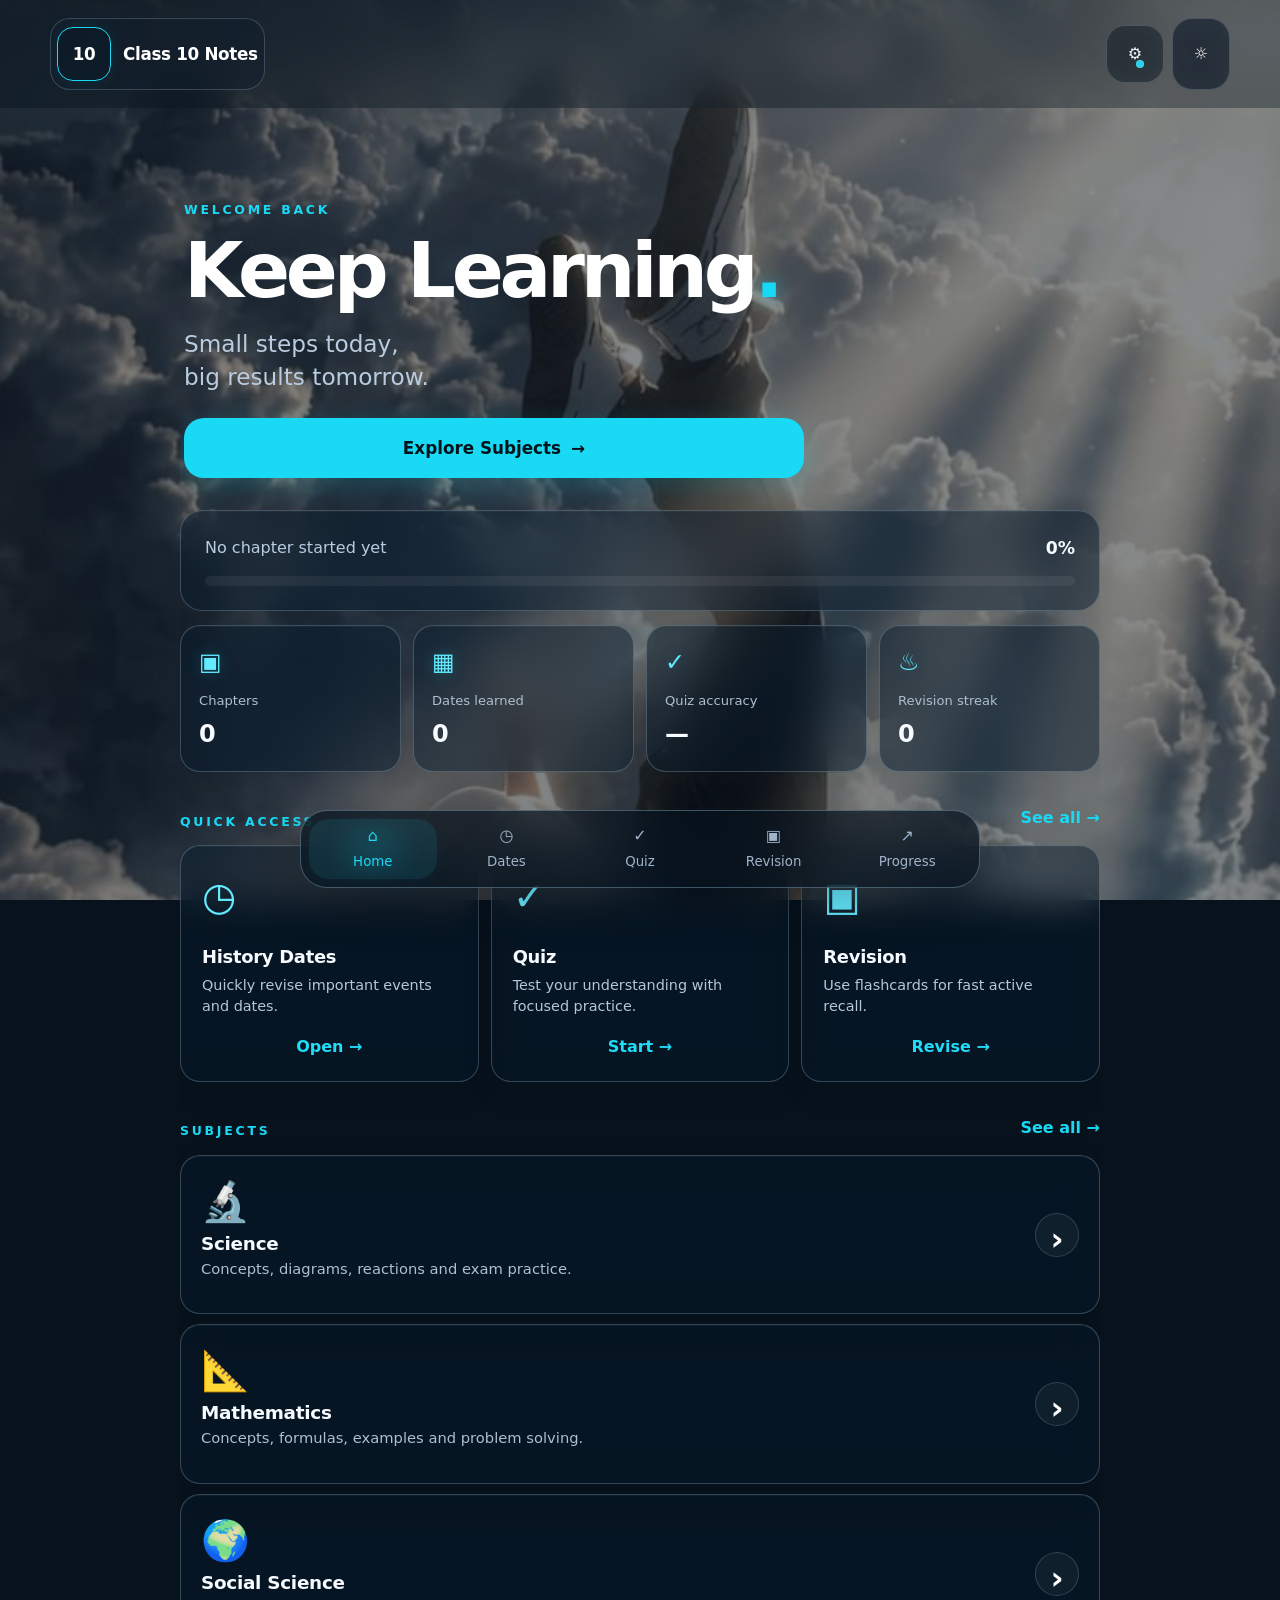
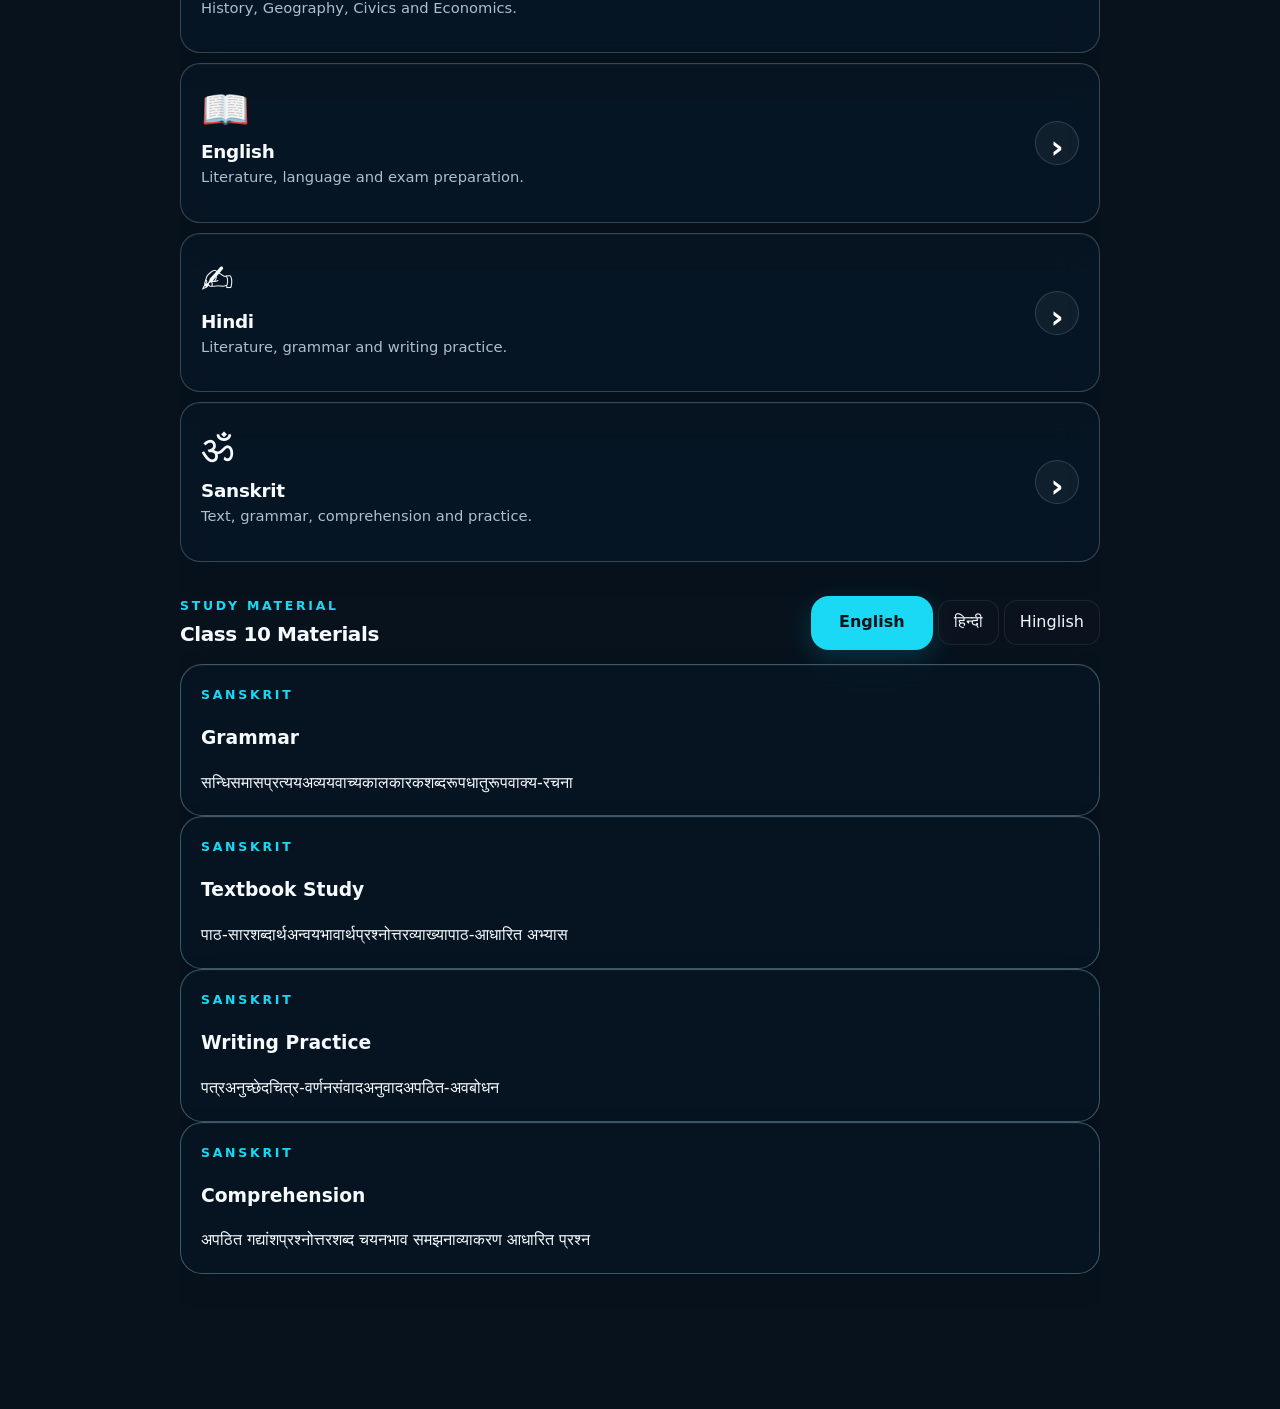
<file: index.html>
﻿<!doctype html>
<html lang="en">
<head>
<meta charset="UTF-8">
<meta name="viewport" content="width=device-width,initial-scale=1,viewport-fit=cover">
<meta name="theme-color" content="#0b0d16">
<meta name="description" content="Class 10 Notes — a clean, fast and student-friendly study companion for Uttarakhand Board.">
<title>Class 10 Notes</title>
<link rel="stylesheet" href="./css/global.css">
<link rel="stylesheet" href="./css/components.css">
<link rel="stylesheet" href="./css/responsive.css">
<link rel="stylesheet" href="css/reference-ui.css">
</head>
<body>
<div id="app-shell">
<header id="app-header"></header>
<main id="app" tabindex="-1"></main>
<nav id="app-nav" aria-label="Primary navigation"></nav>
</div>
<script src="./js/data/material-sst-sanskrit.js"></script>
<script type="module" src="./js/app.js"></script>

</body>
</html>
</file>
<file: css/global.css>
﻿:root{
  color-scheme:dark;

  --bg:#080b12;
  --bg-soft:#0c1019;

  --surface:rgba(14,19,30,.58);
  --surface-solid:#121722;
  --surface-soft:rgba(21,27,41,.55);
  --surface-hover:rgba(29,37,54,.78);

  --text:#f4f7fb;
  --text-soft:#c4cbd8;
  --muted:#858e9f;

  --border:rgba(255,255,255,.075);
  --border-strong:rgba(255,255,255,.12);

  --accent-color:#22D3EE;
  --accent-rgb:34,211,238;

  --accent-soft:rgba(var(--accent-rgb),.10);
  --accent-border:rgba(var(--accent-rgb),.25);
  --accent-glow:rgba(var(--accent-rgb),.13);
  --accent-glow-strong:rgba(var(--accent-rgb),.20);

  --success:#43d39a;
  --danger:#ff6b7a;
  --warning:#f2bd62;

  --shadow-sm:0 5px 18px rgba(0,0,0,.18);
  --shadow-md:0 12px 38px rgba(0,0,0,.24);

  --radius-sm:10px;
  --radius-md:16px;
  --radius-lg:22px;
  --radius-xl:28px;

  --content:1180px;

  --ease:cubic-bezier(.2,.7,.2,1);
  --transition:220ms var(--ease);

  /* ---------------------------------------------------------
     Original background photo (asset is never altered;
     darkness is controlled only by the overlay variable)
  --------------------------------------------------------- */
  --background-image:url("../assets/background.png");
  --background-tint:5,8,14;
  --background-overlay-opacity:.55;

  /* Glassmorphism system */
  --glass-blur:20px;
  --header-glass:rgba(9,12,20,.62);
  --nav-glass:rgba(10,13,22,.72);
}

html.light{
  color-scheme:light;

  --bg:#f5f7fa;
  --bg-soft:#edf1f6;

  --surface:rgba(255,255,255,.78);
  --surface-solid:#ffffff;
  --surface-soft:rgba(247,249,252,.84);
  --surface-hover:#ffffff;

  --text:#121722;
  --text-soft:#444d5c;
  --muted:#717b8c;

  --border:rgba(15,23,42,.09);
  --border-strong:rgba(15,23,42,.14);

  --shadow-sm:0 5px 18px rgba(15,23,42,.07);
  --shadow-md:0 12px 38px rgba(15,23,42,.10);

  --background-overlay-opacity:.35;
  --header-glass:rgba(255,255,255,.72);
  --nav-glass:rgba(255,255,255,.80);
}

*{
  box-sizing:border-box;
}

html{
  scroll-behavior:smooth;
}

body{
  margin:0;
  min-width:320px;
  overflow-x:clip;
  min-height:100vh;

  color:var(--text);

  background:
    radial-gradient(
      circle at 50% -10%,
      rgba(var(--accent-rgb),.035),
      transparent 38%
    ),
    var(--bg);

  font-family:
    Inter,
    ui-sans-serif,
    system-ui,
    -apple-system,
    "Segoe UI",
    Roboto,
    Arial,
    sans-serif;

  line-height:1.55;
  -webkit-font-smoothing:antialiased;
  text-rendering:optimizeLegibility;

  transition:
    background-color .25s ease,
    color .25s ease;
}

button,
input{
  font:inherit;
}

button{
  border:0;
  cursor:pointer;
}

a{
  color:inherit;
  text-decoration:none;
}

img{
  display:block;
  max-width:100%;
}

[hidden]{
  display:none!important;
}

:focus-visible{
  outline:
    2px solid
    var(--accent-color);
  outline-offset:3px;
}

::selection{
  color:var(--text);
  background:rgba(var(--accent-rgb),.24);
}

#app-shell{
  position:relative;
  z-index:0;
  min-height:100vh;
}

/* Original background photo + variable-driven dark overlay */
#app-shell::before,
#app-shell::after{
  content:"";
  position:fixed;
  inset:0;
  pointer-events:none;
}

#app-shell::before{
  z-index:-2;
  background:var(--background-image) center/cover no-repeat;
}

#app-shell::after{
  z-index:-1;
  background:rgba(var(--background-tint),var(--background-overlay-opacity));
}

#app{
  width:min(calc(100% - 32px),var(--content));
  margin:0 auto;
  padding:30px 0 110px;
}

/* -----------------------------------------------------------
   Ambient interaction system
----------------------------------------------------------- */

.interactive{
  position:relative;
  isolation:isolate;
  transition:
    transform var(--transition),
    background-color var(--transition),
    border-color var(--transition),
    box-shadow var(--transition);
}

.interactive::after{
  content:"";
  position:absolute;
  inset:-12px;
  z-index:-1;

  border-radius:inherit;

  background:
    radial-gradient(
      circle at center,
      var(--accent-glow),
      transparent 68%
    );

  opacity:0;
  filter:blur(13px);

  transition:
    opacity 240ms var(--ease);
}

.interactive:hover{
  transform:translateY(-1px);
  background:var(--surface-hover);
  border-color:var(--accent-border);

  box-shadow:
    var(--shadow-sm),
    0 8px 30px rgba(var(--accent-rgb),.055);
}

.interactive:hover::after{
  opacity:1;
}

.interactive:active{
  transform:translateY(0) scale(.985);
  transition-duration:100ms;

  box-shadow:
    var(--shadow-sm),
    0 5px 22px var(--accent-glow);
}

.interactive.is-pressed::after{
  opacity:1;
}

/* -----------------------------------------------------------
   Header
----------------------------------------------------------- */

.app-header{
  position:sticky;
  top:0;
  z-index:100;

  padding-top:env(safe-area-inset-top,0px);

  border-bottom:1px solid var(--border);

  background:var(--header-glass);

  backdrop-filter:blur(var(--glass-blur));
  -webkit-backdrop-filter:blur(var(--glass-blur));
}

.header-inner{
  width:min(calc(100% - 32px),var(--content));
  min-height:70px;
  margin:auto;

  display:flex;
  align-items:center;
  justify-content:space-between;
  gap:16px;
}

.brand{
  display:flex;
  align-items:center;
  gap:11px;

  color:var(--text);
  background:transparent;

  font-weight:800;
  letter-spacing:-.025em;
}

.brand-mark{
  width:38px;
  height:38px;

  display:grid;
  place-items:center;

  border-radius:12px;

  color:var(--text);

  background:
    linear-gradient(
      145deg,
      rgba(var(--accent-rgb),.18),
      rgba(var(--accent-rgb),.06)
    );

  border:1px solid var(--accent-border);

  box-shadow:
    0 6px 22px rgba(var(--accent-rgb),.08);
}

.header-actions{
  display:flex;
  align-items:center;
  gap:8px;
}

.icon-btn{
  width:42px;
  height:42px;

  display:grid;
  place-items:center;

  color:var(--text);

  background:var(--surface);
  border:1px solid var(--border);
  border-radius:13px;
}

/* -----------------------------------------------------------
   Hero
----------------------------------------------------------- */

.hero{
  padding:clamp(30px,6vw,62px) 0 30px;
}

.eyebrow{
  color:var(--accent-color);

  font-size:.74rem;
  font-weight:800;
  letter-spacing:.12em;
  text-transform:uppercase;
}

.hero h1{
  margin:9px 0 12px;

  max-width:760px;

  font-size:clamp(2.25rem,6vw,4.35rem);
  line-height:1.02;

  letter-spacing:-.055em;
}

.hero p{
  max-width:690px;

  color:var(--text-soft);

  font-size:1.03rem;
}

/* -----------------------------------------------------------
   Search
----------------------------------------------------------- */

.search-box{
  position:relative;

  display:flex;
  align-items:center;
  gap:10px;

  margin-top:24px;
  padding:6px 8px 6px 16px;

  background:var(--surface);
  border:1px solid var(--border);
  border-radius:18px;
  backdrop-filter:blur(var(--glass-blur));
  -webkit-backdrop-filter:blur(var(--glass-blur));

  box-shadow:var(--shadow-sm);

  transition:
    border-color var(--transition),
    box-shadow var(--transition),
    background var(--transition);
}

.search-box:focus-within{
  border-color:var(--accent-border);

  box-shadow:
    var(--shadow-sm),
    0 8px 30px rgba(var(--accent-rgb),.055);
}

.search-box input{
  width:100%;
  min-height:44px;

  border:0;
  outline:0;

  color:var(--text);
  background:transparent;
}

.search-box input::placeholder{
  color:var(--muted);
}

/* -----------------------------------------------------------
   Sections / Cards
----------------------------------------------------------- */

.section{
  margin-top:34px;
}

.section-heading{
  display:flex;
  align-items:end;
  justify-content:space-between;
  gap:16px;

  margin-bottom:15px;
}

.section-heading h2{
  margin:3px 0 0;

  font-size:1.28rem;
  letter-spacing:-.025em;
}

.muted{
  color:var(--muted);
}

.grid{
  display:grid;
  grid-template-columns:repeat(3,minmax(0,1fr));
  gap:14px;
}

.card{
  position:relative;
  overflow:hidden;

  background:
    linear-gradient(
      145deg,
      rgba(255,255,255,.025),
      transparent 55%
    ),
    var(--surface);

  border:1px solid var(--border);
  border-radius:var(--radius-md);

  box-shadow:var(--shadow-sm);

  padding:20px;
  backdrop-filter:blur(var(--glass-blur));
  -webkit-backdrop-filter:blur(var(--glass-blur));
}

.subject-card{
  min-height:184px;
  padding:20px;

  display:flex;
  flex-direction:column;
  justify-content:space-between;
}

.subject-icon{
  font-size:28px;
}

.subject-card h3{
  margin:12px 0 4px;

  font-size:1.04rem;
  letter-spacing:-.015em;
}

.subject-card p{
  margin:0;

  color:var(--muted);
  font-size:.89rem;
}

.card-link{
  display:inline-flex;
  align-items:center;
  gap:6px;

  margin-top:18px;

  color:var(--accent-color);
  font-weight:750;
}

/* -----------------------------------------------------------
   Dashboard modules
----------------------------------------------------------- */

.dashboard-grid{
  display:grid;
  grid-template-columns:1.45fr 1fr;
  gap:14px;
}

.continue-card{
  min-height:250px;
  padding:25px;

  display:flex;
  flex-direction:column;
  justify-content:space-between;
}

.progress-track{
  height:7px;
  overflow:hidden;

  margin-top:15px;

  background:rgba(255,255,255,.06);
  border-radius:999px;
}

.progress-fill{
  height:100%;
  width:var(--progress,0%);

  border-radius:inherit;

  background:var(--accent-color);

  box-shadow:
    0 0 18px rgba(var(--accent-rgb),.20);

  transition:width .45s var(--ease);
}

.stat-grid{
  display:grid;
  grid-template-columns:repeat(2,minmax(0,1fr));
  gap:10px;
}

.stat-card{
  padding:17px;
}

.stat-value{
  margin-top:5px;

  font-size:1.55rem;
  font-weight:800;
  letter-spacing:-.035em;
}

.stat-label{
  color:var(--muted);
  font-size:.82rem;
}

/* -----------------------------------------------------------
   Buttons
----------------------------------------------------------- */

.btn{
  min-height:44px;

  display:inline-flex;
  align-items:center;
  justify-content:center;
  gap:8px;

  padding:9px 15px;

  color:var(--text);

  background:var(--surface);
  border:1px solid var(--border);

  border-radius:13px;
}

.btn-primary{
  color:#031015;

  background:var(--accent-color);
  border-color:transparent;

  font-weight:800;

  box-shadow:
    0 7px 24px rgba(var(--accent-rgb),.12);
}

.btn-primary:hover{
  background:
    color-mix(
      in srgb,
      var(--accent-color) 88%,
      white
    );
}

/* -----------------------------------------------------------
   Pills / filters
----------------------------------------------------------- */

.status-row{
  display:flex;
  flex-wrap:wrap;
  gap:8px;
}

.status-pill{
  padding:6px 10px;

  color:var(--muted);

  background:var(--surface-soft);
  border:1px solid var(--border);

  border-radius:999px;

  font-size:.78rem;
}

.status-pill.active{
  color:var(--accent-color);
  border-color:var(--accent-border);
  background:var(--accent-soft);
}

/* -----------------------------------------------------------
   Timeline
----------------------------------------------------------- */

.timeline{
  position:relative;
  padding-left:24px;
}

.timeline::before{
  content:"";

  position:absolute;
  top:5px;
  bottom:5px;
  left:6px;

  width:1px;

  background:var(--border-strong);
}

.timeline-item{
  position:relative;

  margin-bottom:15px;
  padding:17px 18px;
}

.timeline-item::before{
  content:"";

  position:absolute;
  left:-22px;
  top:23px;

  width:9px;
  height:9px;

  border-radius:50%;

  background:var(--accent-color);

  box-shadow:
    0 0 0 5px rgba(var(--accent-rgb),.07);
}

/* -----------------------------------------------------------
   Flashcard
----------------------------------------------------------- */

.flashcard{
  min-height:290px;

  display:grid;
  place-items:center;

  padding:30px;

  text-align:center;

  perspective:1000px;
}

.flashcard-inner{
  backdrop-filter:blur(var(--glass-blur));
  -webkit-backdrop-filter:blur(var(--glass-blur));
  width:100%;
  min-height:230px;

  display:grid;
  place-items:center;

  border-radius:var(--radius-lg);

  background:var(--surface);
  border:1px solid var(--border);

  box-shadow:var(--shadow-md);

  transition:
    transform .45s var(--ease);
}

.flashcard.flipped .flashcard-inner{
  transform:rotateY(180deg);
}

/* -----------------------------------------------------------
   Quiz
----------------------------------------------------------- */

.quiz-option{
  backdrop-filter:blur(var(--glass-blur));
  -webkit-backdrop-filter:blur(var(--glass-blur));
  width:100%;

  padding:15px;

  display:flex;
  align-items:center;
  gap:12px;

  text-align:left;

  color:var(--text);

  background:var(--surface);
  border:1px solid var(--border);

  border-radius:14px;

  transition:
    background var(--transition),
    border-color var(--transition),
    transform var(--transition),
    box-shadow var(--transition);
}

.quiz-option:hover{
  border-color:var(--accent-border);
  background:var(--surface-hover);

  box-shadow:
    0 7px 24px rgba(var(--accent-rgb),.045);
}

.quiz-option.selected{
  color:var(--accent-color);
  background:var(--accent-soft);
  border-color:var(--accent-border);
}

.quiz-option.correct{
  border-color:rgba(67,211,154,.42);
  background:rgba(67,211,154,.08);
}

.quiz-option.incorrect{
  border-color:rgba(255,107,122,.42);
  background:rgba(255,107,122,.08);
}

/* -----------------------------------------------------------
   Empty / toast
----------------------------------------------------------- */

.empty-state{
  backdrop-filter:blur(var(--glass-blur));
  -webkit-backdrop-filter:blur(var(--glass-blur));
  padding:48px 20px;

  text-align:center;

  background:var(--surface);
  border:1px dashed var(--border-strong);
  border-radius:var(--radius-md);
}

.toast{
  position:fixed;
  z-index:200;

  right:18px;
  bottom:84px;

  max-width:min(360px,calc(100% - 36px));

  padding:12px 15px;

  color:var(--text);

  background:var(--nav-glass);
  backdrop-filter:blur(var(--glass-blur));
  -webkit-backdrop-filter:blur(var(--glass-blur));
  border:1px solid var(--border);

  border-radius:13px;

  box-shadow:var(--shadow-md);

  animation:toast-in .22s var(--ease);
}

@keyframes toast-in{
  from{
    opacity:0;
    transform:translateY(6px);
  }
  to{
    opacity:1;
    transform:translateY(0);
  }
}

/* -----------------------------------------------------------
   Bottom navigation
----------------------------------------------------------- */

.bottom-nav{
  position:fixed;
  z-index:120;

  left:50%;
  bottom:calc(14px + env(safe-area-inset-bottom,0px));

  transform:translateX(-50%);

  width:min(calc(100% - 24px),560px);

  display:flex;
  gap:5px;

  padding:7px;

  background:var(--nav-glass);

  border:1px solid var(--border);

  border-radius:20px;

  box-shadow:var(--shadow-md);

  backdrop-filter:blur(var(--glass-blur));
  -webkit-backdrop-filter:blur(var(--glass-blur));
}

.bottom-nav button{
  position:relative;

  flex:1;
  min-height:48px;

  color:var(--muted);

  background:transparent;

  border-radius:14px;

  transition:
    color var(--transition),
    background var(--transition),
    transform var(--transition);
}

.bottom-nav button:hover{
  color:var(--text);
  background:var(--surface-soft);
}

.bottom-nav button.active{
  color:var(--accent-color);
  background:var(--accent-soft);

  box-shadow:
    0 5px 20px rgba(var(--accent-rgb),.045);
}

.bottom-nav button.active::after{
  content:"";

  position:absolute;
  inset:3px;

  z-index:-1;

  border-radius:inherit;

  background:
    radial-gradient(
      circle at center,
      var(--accent-glow),
      transparent 70%
    );

  filter:blur(7px);
}

/* -----------------------------------------------------------
   Reduced motion
----------------------------------------------------------- */

@media(prefers-reduced-motion:reduce){
  *,
  *::before,
  *::after{
    scroll-behavior:auto!important;
    animation-duration:.01ms!important;
    animation-iteration-count:1!important;
    transition-duration:.01ms!important;
  }
}
</file>
<file: css/components.css>
/* Component layer — glass UI, aligned with global.css tokens */

.app-header{
  position:sticky;
  top:0;
  z-index:100;
  padding-top:env(safe-area-inset-top,0px);
  border-bottom:1px solid var(--border);
  background:var(--header-glass);
  backdrop-filter:blur(var(--glass-blur));
  -webkit-backdrop-filter:blur(var(--glass-blur));
}

.header-inner{
  width:min(100% - 32px,var(--content));
  min-height:68px;
  margin:auto;
  display:flex;
  align-items:center;
  justify-content:space-between;
  gap:16px;
}

.brand{
  display:flex;
  align-items:center;
  gap:11px;
  font-weight:800;
  letter-spacing:-.02em;
}

.brand-mark{
  width:38px;
  height:38px;
  display:grid;
  place-items:center;
  border-radius:12px;
  background:linear-gradient(145deg,rgba(var(--accent-rgb),.18),rgba(var(--accent-rgb),.06));
  border:1px solid var(--accent-border);
  color:var(--text);
  font-weight:900;
  box-shadow:0 6px 22px rgba(var(--accent-rgb),.08);
}

.header-actions{display:flex;gap:8px}

.icon-btn,.nav-btn{
  min-width:42px;
  min-height:42px;
  padding:9px 12px;
  border-radius:12px;
  background:var(--surface-soft);
  color:var(--text);
  border:1px solid var(--border);
  backdrop-filter:blur(var(--glass-blur));
  -webkit-backdrop-filter:blur(var(--glass-blur));
  transition:
    background var(--transition),
    border-color var(--transition),
    transform var(--transition);
}

.icon-btn:hover,.nav-btn:hover{
  background:var(--surface-hover);
  border-color:var(--accent-border);
}

.hero{
  padding:clamp(30px,7vw,72px) 0 34px;
}

.eyebrow{
  color:var(--accent-color);
  font-size:.78rem;
  font-weight:800;
  letter-spacing:.1em;
  text-transform:uppercase;
}

.hero h1{
  margin:8px 0 10px;
  font-size:clamp(2rem,6vw,4rem);
  line-height:1.02;
  letter-spacing:-.045em;
}

.hero p{
  max-width:680px;
  color:var(--text-soft);
  font-size:1.05rem;
}

.search-box{
  display:flex;
  align-items:center;
  gap:10px;
  margin-top:24px;
  padding:6px 8px 6px 16px;
  background:var(--surface);
  border:1px solid var(--border);
  border-radius:18px;
  box-shadow:var(--shadow-sm);
  backdrop-filter:blur(var(--glass-blur));
  -webkit-backdrop-filter:blur(var(--glass-blur));
}

.search-box input{
  width:100%;
  border:0;
  outline:0;
  background:transparent;
  color:var(--text);
  min-height:44px;
}

.section{margin-top:34px}

.section-heading{
  display:flex;
  align-items:end;
  justify-content:space-between;
  gap:16px;
  margin-bottom:14px;
}

.section-heading h2{font-size:1.25rem;letter-spacing:-.02em}
.muted{color:var(--muted)}

.grid{
  display:grid;
  grid-template-columns:repeat(3,minmax(0,1fr));
  gap:14px;
}

.card{
  background:var(--surface);
  border:1px solid var(--border);
  border-radius:var(--radius-md);
  box-shadow:var(--shadow-sm);
  backdrop-filter:blur(var(--glass-blur));
  -webkit-backdrop-filter:blur(var(--glass-blur));
}

.subject-card{
  min-height:170px;
  display:flex;
  flex-direction:column;
  justify-content:space-between;
  transition:transform .18s ease,border-color .18s ease;
}

.subject-card:hover{
  transform:translateY(-2px);
  border-color:color-mix(in srgb,var(--accent-color) 55%,var(--border));
}

.subject-icon{font-size:30px}
.subject-card h3{margin-top:10px;font-size:1.05rem}
.subject-card p{margin-top:5px;color:var(--muted);font-size:.9rem}

.card-link{
  margin-top:16px;
  display:inline-flex;
  align-items:center;
  gap:6px;
  color:var(--accent-color);
  font-weight:750;
}

.empty-state{
  text-align:center;
  padding:45px 20px;
  border:1px dashed var(--border);
  border-radius:var(--radius-md);
  background:var(--surface);
  backdrop-filter:blur(var(--glass-blur));
  -webkit-backdrop-filter:blur(var(--glass-blur));
}

.bottom-nav{
  position:fixed;
  z-index:120;
  left:50%;
  bottom:calc(14px + env(safe-area-inset-bottom,0px));
  transform:translateX(-50%);
  width:min(calc(100% - 24px),520px);
  display:flex;
  justify-content:space-around;
  gap:6px;
  padding:7px;
  border:1px solid var(--border);
  border-radius:20px;
  background:var(--nav-glass);
  backdrop-filter:blur(var(--glass-blur));
  -webkit-backdrop-filter:blur(var(--glass-blur));
  box-shadow:var(--shadow-md);
}

.bottom-nav button{
  flex:1;
  min-height:46px;
  border-radius:14px;
  background:transparent;
  color:var(--muted);
}

.bottom-nav button.active{
  background:var(--accent-soft);
  color:var(--accent-color);
  box-shadow:0 5px 20px rgba(var(--accent-rgb),.045);
}

.toast{
  position:fixed;
  z-index:200;
  right:18px;
  bottom:84px;
  max-width:min(360px,calc(100% - 36px));
  padding:12px 15px;
  border:1px solid var(--border);
  border-radius:13px;
  background:var(--nav-glass);
  color:var(--text);
  box-shadow:var(--shadow-md);
  backdrop-filter:blur(var(--glass-blur));
  -webkit-backdrop-filter:blur(var(--glass-blur));
}

.status-row{
  display:flex;
  flex-wrap:wrap;
  gap:8px;
}

.status-pill{
  padding:6px 10px;
  border-radius:999px;
  background:var(--surface-soft);
  border:1px solid var(--border);
  color:var(--muted);
  font-size:.82rem;
}

.status-pill.active{
  color:var(--accent-color);
  background:var(--accent-soft);
  border-color:var(--accent-border);
}
</file>
<file: css/responsive.css>
/* ============================================================
   Breakpoints
   mobile  : <600px  (360 / 375 / 390 / 412 / 430)
   tablet  : 600–1024px
   desktop : >1024px
   ============================================================ */

/* ---------- Tablet ---------- */
@media(max-width:1024px){
  .grid{
    grid-template-columns:repeat(2,minmax(0,1fr));
  }

  .dashboard-grid{
    grid-template-columns:1.3fr 1fr;
  }
}

/* ---------- Mobile ---------- */
@media(max-width:599px){
  #app{
    width:min(calc(100% - 22px),var(--content));
    padding-top:18px;
    padding-bottom:124px;
  }

  .header-inner{
    width:min(calc(100% - 22px),var(--content));
    min-height:60px;
  }

  .hero{
    padding-top:30px;
  }

  .hero h1{
    font-size:2.4rem;
  }

  .hero p{
    font-size:.97rem;
  }

  .section{
    margin-top:26px;
  }

  .section-heading{
    align-items:flex-start;
    flex-direction:column;
    gap:8px;
  }

  .grid{
    grid-template-columns:1fr;
  }

  .subjects-grid{
    grid-template-columns:repeat(2,minmax(0,1fr));
    gap:10px;
  }

  .tools-grid{
    grid-template-columns:repeat(3,minmax(0,1fr));
    gap:8px;
  }

  .tools-grid .subject-card{
    min-height:0;
    padding:14px 8px;
    text-align:center;
    align-items:center;
  }

  .tools-grid .subject-card p{
    display:none;
  }

  .tools-grid .card-link{
    margin-top:10px;
    font-size:.8rem;
    justify-content:center;
  }

  .subject-card{
    min-height:152px;
    padding:16px;
  }

  .dashboard-grid{
    grid-template-columns:1fr;
  }

  .stat-grid{
    grid-template-columns:1fr 1fr;
  }

  .continue-card{
    padding:20px;
  }

  .flashcard{
    min-height:250px;
    padding:20px;
  }

  .bottom-nav{
    bottom:calc(9px + env(safe-area-inset-bottom,0px));
    width:calc(100% - 18px);
    gap:3px;
    padding:6px;
  }

  .bottom-nav button{
    min-height:48px;
    font-size:.8rem;
  }
}

/* ---------- Small mobile ---------- */
@media(max-width:390px){
  .bottom-nav button{
    font-size:.72rem;
  }

  .brand span:last-child{
    font-size:.9rem;
  }

  .hero h1{
    font-size:2.15rem;
  }
}
</file>
<file: css/reference-ui.css>
﻿:root{
  --reference-cyan:#18d9f5;
  --reference-cyan-soft:rgba(24,217,245,.16);
  --reference-bg:rgba(7,18,29,.46);
  --reference-bg-strong:rgba(7,17,28,.62);
  --reference-border:rgba(154,202,230,.34);
  --reference-text:#f7fbff;
  --reference-muted:#b6cbe0;
  --reference-radius:22px;
  --reference-blur:20px;
}
html,body{margin:0;min-height:100%;background:#07121d;color:var(--reference-text)}
body{overflow-x:hidden}
#app-shell{
  min-height:100vh;
  position:relative;
  isolation:isolate;
  background:transparent!important;
}
#app-shell::before{
  content:"";
  position:fixed;
  inset:0;
  z-index:-3;
  background-image:url("../assets/background.jpg");
  background-size:cover;
  background-position:center top;
  background-repeat:no-repeat;
  transform:translateZ(0);
}
#app-shell::after{
  content:"";
  position:fixed;
  inset:0;
  z-index:-2;
  pointer-events:none;
  background:rgba(4,12,20,.52);
}
.app-header{
  position:relative!important;
  z-index:20;
  min-height:82px;
  padding:18px 40px!important;
  background:rgba(7,16,27,.42)!important;
  border-bottom:1px solid rgba(170,215,240,.16)!important;
  backdrop-filter:blur(20px);
  -webkit-backdrop-filter:blur(20px);
}
.app-header *{box-sizing:border-box}
.app-header button{
  background:rgba(18,30,43,.58)!important;
  border:1px solid rgba(190,220,240,.22)!important;
  color:#fff!important;
  border-radius:20px!important;
  min-width:72px;
  min-height:72px;
  transition:transform .16s ease,background .2s ease,box-shadow .2s ease;
}
.app-header button:hover{background:rgba(30,48,64,.72)!important}
.app-header button:active{transform:scale(.96)}
main,#app{
  position:relative;
  z-index:1;
  width:min(1180px,calc(100% - 48px));
  margin:0 auto;
  padding-top:30px;
  padding-bottom:124px!important;
}
.hero,.page-hero,.home-hero{
  padding:34px 0 24px;
}
.hero h1,.page-hero h1,.home-hero h1{
  color:#fff!important;
  font-size:clamp(2.45rem,5vw,4.25rem)!important;
  line-height:.98!important;
  letter-spacing:-.045em!important;
  margin:8px 0 14px!important;
  font-weight:800!important;
}
.hero p,.page-hero p,.home-hero p{
  color:var(--reference-muted)!important;
  font-size:clamp(1.08rem,2vw,1.45rem)!important;
  line-height:1.55!important;
}
.eyebrow,.section-label,.micro-label{
  color:var(--reference-cyan)!important;
  letter-spacing:.22em!important;
  font-weight:800!important;
  text-transform:uppercase;
}
.search-wrap,.search-box,.search{
  background:rgba(11,29,43,.42)!important;
  border:1px solid rgba(173,216,238,.38)!important;
  border-radius:22px!important;
  backdrop-filter:blur(18px);
  -webkit-backdrop-filter:blur(18px);
  box-shadow:inset 0 1px rgba(255,255,255,.05);
}
input[type=search],input[type=text],.search-input{
  color:#fff!important;
  background:transparent!important;
}
input::placeholder{color:#b7c9db!important;opacity:1}
button,.button,.primary-button,.cta{
  font-family:inherit;
}
.primary-button,.cta,.btn-primary{
  background:var(--reference-cyan)!important;
  color:#03141b!important;
  border:0!important;
  box-shadow:0 8px 28px rgba(24,217,245,.18);
  font-weight:800!important;
}
.card,.glass-card,.continue-card,.stat-card,.quick-card,.subject-card,.empty-state,.timeline-card,.date-card,.quiz-card,.flashcard,.progress-card{
  background:rgba(9,25,39,.46)!important;
  border:1px solid var(--reference-border)!important;
  border-radius:var(--reference-radius)!important;
  backdrop-filter:blur(var(--reference-blur));
  -webkit-backdrop-filter:blur(var(--reference-blur));
  box-shadow:inset 0 1px rgba(255,255,255,.035),0 10px 35px rgba(0,0,0,.08);
}
.card:hover,.quick-card:hover,.subject-card:hover,.date-card:hover{
  border-color:rgba(24,217,245,.48)!important;
  background:rgba(11,31,47,.55)!important;
}
.continue-card{
  padding:30px!important;
}
.stat-grid{
  display:grid!important;
  grid-template-columns:repeat(4,minmax(0,1fr))!important;
  gap:16px!important;
}
.tools-grid{
  display:grid!important;
  grid-template-columns:repeat(3,minmax(0,1fr))!important;
  gap:16px!important;
}
.subjects-grid{
  display:grid!important;
  grid-template-columns:repeat(2,minmax(0,1fr))!important;
  gap:16px!important;
}
.subject-card{
  min-height:128px;
  display:flex;
  align-items:center;
}
.subject-card .subject-icon{font-size:3rem}
.timeline{
  position:relative;
}
.timeline::before{
  background:var(--reference-cyan)!important;
  opacity:.7;
}
.timeline-item{
  position:relative;
}
.timeline-card,.date-card{
  min-height:118px;
}
.filter-row,.filters{
  display:flex;
  flex-wrap:wrap;
  gap:14px!important;
}
.filter-row button,.filters button,.filter-chip{
  border:1px solid rgba(170,215,240,.38)!important;
  background:rgba(8,24,38,.46)!important;
  color:#c7d9e9!important;
  border-radius:999px!important;
  padding:13px 28px!important;
}
.filter-row button.active,.filters button.active,.filter-chip.active{
  background:var(--reference-cyan)!important;
  color:#03141b!important;
  border-color:var(--reference-cyan)!important;
}
.bottom-nav,.app-nav,.floating-nav,nav[aria-label="Primary"]{
  position:fixed!important;
  left:50%!important;
  bottom:max(14px,env(safe-area-inset-bottom))!important;
  transform:translateX(-50%)!important;
  width:min(1120px,calc(100% - 28px))!important;
  z-index:100!important;
  padding:10px!important;
  border:1px solid rgba(171,215,239,.38)!important;
  border-radius:30px!important;
  background:rgba(7,18,29,.68)!important;
  backdrop-filter:blur(22px)!important;
  -webkit-backdrop-filter:blur(22px)!important;
  box-shadow:0 18px 45px rgba(0,0,0,.24),inset 0 1px rgba(255,255,255,.05)!important;
}
.bottom-nav a,.bottom-nav button,.app-nav a,.app-nav button,.floating-nav a,.floating-nav button{
  color:#9fb3c9!important;
  border-radius:22px!important;
  min-height:64px!important;
}
.bottom-nav .active,.bottom-nav a.active,.bottom-nav button.active,.app-nav .active,.app-nav a.active,.app-nav button.active{
  color:var(--reference-cyan)!important;
  background:rgba(24,217,245,.12)!important;
}
@media(max-width:1024px){
  main,#app{width:min(100% - 36px,900px)}
  .stat-grid{grid-template-columns:repeat(2,minmax(0,1fr))!important}
  .tools-grid{grid-template-columns:repeat(3,minmax(0,1fr))!important}
}
@media(max-width:600px){
  #app-shell::before{background-position:center top}
  #app-shell::after{background:rgba(4,12,20,.48)}
  .app-header{
    min-height:74px;
    padding:12px 16px!important;
  }
  main,#app{
    width:calc(100% - 32px);
    padding-top:18px;
    padding-bottom:124px!important;
  }
  .hero,.page-hero,.home-hero{padding:24px 0 18px}
  .hero h1,.page-hero h1,.home-hero h1{
    font-size:clamp(2.15rem,10vw,3.2rem)!important;
  }
  .hero p,.page-hero p,.home-hero p{font-size:1.08rem!important}
  .stat-grid{grid-template-columns:repeat(2,minmax(0,1fr))!important;gap:12px!important}
  .tools-grid{grid-template-columns:repeat(3,minmax(0,1fr))!important;gap:10px!important}
  .subjects-grid{grid-template-columns:1fr!important;gap:12px!important}
  .card,.glass-card,.continue-card,.stat-card,.quick-card,.subject-card,.empty-state,.timeline-card,.date-card{
    border-radius:20px!important;
  }
  .continue-card{padding:22px!important}
  .bottom-nav,.app-nav,.floating-nav,nav[aria-label="Primary"]{
    width:calc(100% - 28px)!important;
    bottom:max(10px,env(safe-area-inset-bottom))!important;
    border-radius:28px!important;
  }
  .bottom-nav a,.bottom-nav button,.app-nav a,.app-nav button,.floating-nav a,.floating-nav button{
    min-height:58px!important;
    padding:6px 4px!important;
  }
}
@media(max-width:390px){
  main,#app{width:calc(100% - 24px)}
  .stat-grid{gap:9px!important}
  .tools-grid{gap:7px!important}
  .hero h1,.page-hero h1,.home-hero h1{font-size:2.15rem!important}
}
@media(min-width:1400px){
  main,#app{width:min(1220px,calc(100% - 80px))}
}
@media(prefers-reduced-motion:reduce){
  *{scroll-behavior:auto!important;transition:none!important;animation:none!important}
}

/* ============================================================
   CLASS10NOTES — FINAL SCREENSHOT UI
   Mobile-first / responsive / performance-conscious
   ============================================================ */

:root{
  --shot-cyan:#19d9f4;
  --shot-card:rgba(8,25,40,.46);
  --shot-border:rgba(170,214,236,.34);
  --shot-muted:#b7cbe0;
}

html,body{
  min-width:320px;
  overflow-x:hidden;
}

#app-shell::before{
  background-position:center top!important;
  background-size:cover!important;
  transform:translateZ(0);
}

#app-shell::after{
  background:rgba(3,12,20,.48)!important;
}

.app-header{
  position:relative!important;
  min-height:82px;
  padding:18px 34px!important;
  background:rgba(5,15,25,.34)!important;
  border:0!important;
  backdrop-filter:blur(18px)!important;
  -webkit-backdrop-filter:blur(18px)!important;
}

.header-inner{
  width:min(100%,1180px)!important;
}

.brand{
  gap:12px!important;
  font-size:1.05rem!important;
}

.brand-mark{
  width:54px!important;
  height:54px!important;
  border-radius:16px!important;
  border:1.5px solid var(--shot-cyan)!important;
  background:rgba(5,24,38,.32)!important;
  color:#fff!important;
  box-shadow:0 0 18px rgba(25,217,244,.08)!important;
}

.icon-btn{
  width:58px!important;
  height:58px!important;
  min-width:58px!important;
  border-radius:19px!important;
  background:rgba(20,31,42,.46)!important;
  border:1px solid rgba(210,230,242,.20)!important;
}

main,#app{
  width:min(1180px,calc(100% - 64px))!important;
  padding-top:34px!important;
  padding-bottom:135px!important;
}

.hero{
  padding:46px 4px 30px!important;
}

.eyebrow{
  color:var(--shot-cyan)!important;
  font-size:.78rem!important;
  letter-spacing:.22em!important;
}

.hero h1{
  max-width:760px;
  margin:10px 0 12px!important;
  font-size:clamp(2.5rem,5vw,4.2rem)!important;
  line-height:.98!important;
  letter-spacing:-.045em!important;
  font-weight:800!important;
}

.hero p{
  max-width:700px!important;
  color:var(--shot-muted)!important;
  font-size:clamp(1.05rem,2vw,1.35rem)!important;
}

.card,
.subject-card,
.stat-card,
.continue-card,
.empty-state,
.flashcard,
.quiz-option{
  background:var(--shot-card)!important;
  border:1px solid var(--shot-border)!important;
  border-radius:22px!important;
  box-shadow:inset 0 1px rgba(255,255,255,.035),0 10px 32px rgba(0,0,0,.08)!important;
  backdrop-filter:blur(18px)!important;
  -webkit-backdrop-filter:blur(18px)!important;
}

.card.interactive:hover,
.subject-card.interactive:hover{
  transform:translateY(-1px);
  border-color:rgba(25,217,244,.46)!important;
}

.btn-primary{
  min-height:54px!important;
  padding:12px 28px!important;
  border-radius:18px!important;
  background:var(--shot-cyan)!important;
  color:#03141b!important;
  font-size:1rem!important;
  font-weight:800!important;
  box-shadow:0 8px 28px rgba(25,217,244,.18)!important;
}

.dashboard-grid{
  grid-template-columns:minmax(0,1fr)!important;
  gap:14px!important;
}

.continue-card{
  min-height:0!important;
  padding:25px!important;
}

.stat-grid{
  grid-template-columns:repeat(4,minmax(0,1fr))!important;
  gap:12px!important;
}

.stat-card{
  min-height:110px;
}

.tools-grid{
  grid-template-columns:repeat(3,minmax(0,1fr))!important;
  gap:14px!important;
}

.subjects-grid{
  grid-template-columns:1fr!important;
  gap:12px!important;
}

.subjects-grid .subject-card{
  min-height:104px!important;
  padding:18px 22px!important;
  display:grid!important;
  grid-template-columns:auto 1fr auto;
  align-items:center!important;
  column-gap:22px;
}

.subjects-grid .subject-icon{
  font-size:2.65rem!important;
  grid-row:1 / span 2;
}

.subjects-grid .subject-card h3{
  margin:0 0 4px!important;
  font-size:1.15rem!important;
}

.subjects-grid .subject-card p{
  margin:0!important;
  color:var(--shot-muted)!important;
  font-size:.98rem!important;
}

.subjects-grid .card-link{
  grid-column:3;
  grid-row:1 / span 2;
  margin:0!important;
  width:46px;
  height:46px;
  border-radius:50%;
  display:grid;
  place-items:center;
  font-size:0;
  color:#fff!important;
  background:rgba(255,255,255,.045);
  border:1px solid rgba(190,220,240,.16);
}

.subjects-grid .card-link::after{
  content:"›";
  font-size:2rem;
  line-height:1;
}

.search-box{
  min-height:62px!important;
  border-radius:20px!important;
}

.status-pill{
  padding:10px 18px!important;
  border-radius:999px!important;
}

.status-pill.active{
  color:#03141b!important;
  background:var(--shot-cyan)!important;
  border-color:var(--shot-cyan)!important;
}

.bottom-nav{
  width:min(1120px,calc(100% - 28px))!important;
  padding:8px!important;
  bottom:max(12px,env(safe-area-inset-bottom))!important;
  border-radius:28px!important;
  background:rgba(6,18,29,.70)!important;
  border:1px solid rgba(171,215,239,.34)!important;
  backdrop-filter:blur(20px)!important;
  -webkit-backdrop-filter:blur(20px)!important;
  box-shadow:0 18px 45px rgba(0,0,0,.22)!important;
}

.bottom-nav button{
  min-height:60px!important;
  border-radius:20px!important;
  color:#9fb3c9!important;
  transition:background-color .18s ease,color .18s ease,transform .12s ease!important;
}

.bottom-nav button.active{
  color:var(--shot-cyan)!important;
  background:rgba(25,217,244,.10)!important;
}

.interactive.is-pressed{
  transform:scale(.985)!important;
}

@media(max-width:1024px){
  main,#app{width:min(100% - 42px,900px)!important}
  .stat-grid{grid-template-columns:repeat(2,minmax(0,1fr))!important}
}

@media(max-width:600px){
  .app-header{
    min-height:74px;
    padding:12px 16px!important;
  }

  .header-inner{
    width:100%!important;
  }

  .brand-mark{
    width:54px!important;
    height:54px!important;
  }

  .icon-btn{
    width:54px!important;
    height:54px!important;
    min-width:54px!important;
  }

  main,#app{
    width:calc(100% - 32px)!important;
    padding-top:12px!important;
    padding-bottom:125px!important;
  }

  .hero{
    padding:26px 4px 22px!important;
  }

  .hero h1{
    font-size:clamp(2.25rem,10vw,3.15rem)!important;
  }

  .hero p{
    font-size:1.05rem!important;
    line-height:1.5!important;
  }

  .stat-grid{
    grid-template-columns:repeat(2,minmax(0,1fr))!important;
    gap:10px!important;
  }

  .tools-grid{
    grid-template-columns:repeat(3,minmax(0,1fr))!important;
    gap:9px!important;
  }

  .tools-grid .subject-card{
    min-height:145px!important;
    padding:15px 10px!important;
    display:flex!important;
    text-align:left;
  }

  .tools-grid .subject-card p{
    display:block!important;
    font-size:.78rem!important;
  }

  .subjects-grid{
    gap:10px!important;
  }

  .subjects-grid .subject-card{
    min-height:108px!important;
    padding:16px 14px!important;
    grid-template-columns:auto 1fr auto;
    column-gap:14px;
  }

  .subjects-grid .subject-icon{
    font-size:2.25rem!important;
  }

  .subjects-grid .subject-card h3{
    font-size:1.05rem!important;
  }

  .subjects-grid .subject-card p{
    font-size:.84rem!important;
    line-height:1.45;
  }

  .subjects-grid .card-link{
    width:42px;
    height:42px;
  }

  .bottom-nav{
    width:calc(100% - 24px)!important;
    padding:6px!important;
    border-radius:26px!important;
  }

  .bottom-nav button{
    min-height:55px!important;
    font-size:.78rem!important;
  }
}

@media(max-width:390px){
  main,#app{width:calc(100% - 24px)!important}

  .brand span:last-child{
    font-size:.95rem!important;
  }

  .brand-mark{
    width:50px!important;
    height:50px!important;
  }

  .icon-btn{
    width:50px!important;
    height:50px!important;
    min-width:50px!important;
  }

  .tools-grid{
    gap:7px!important;
  }

  .tools-grid .subject-card{
    padding:12px 7px!important;
  }

  .tools-grid .subject-card h3{
    font-size:.9rem!important;
  }

  .tools-grid .subject-card p{
    font-size:.72rem!important;
  }
}

@media(min-width:1400px){
  main,#app{width:min(1220px,calc(100% - 80px))!important}
}

@media(prefers-reduced-motion:reduce){
  *,*::before,*::after{
    animation:none!important;
    transition:none!important;
  }
}


/* ============================================================
   CLASS10NOTES — SCREENSHOT MATCH / HOME
   Reference: supplied mobile screenshots
   Visual-only layer. Features and JS architecture untouched.
   Performance-first: no heavy animations, no layout shifting.
   ============================================================ */

#app{
  width:min(100% - 48px, 1180px);
  max-width:1180px;
  margin:0 auto;
  padding:24px 0 120px;
  box-sizing:border-box;
}

/* ---------- HERO ---------- */

.home-hero{
  padding:58px 4px 28px!important;
}

.home-hero .eyebrow{
  margin-bottom:14px;
  letter-spacing:.22em;
  font-size:.82rem;
  font-weight:800;
  color:#5ee7ff;
}

.home-hero h1{
  margin:0;
  max-width:760px;
  font-size:clamp(3rem,6vw,5.2rem)!important;
  line-height:.98!important;
  letter-spacing:-.055em!important;
  font-weight:800;
}

.hero-dot{
  color:#18d9f5;
  text-shadow:0 0 18px rgba(24,217,245,.5);
}

.home-hero p{
  margin:18px 0 0!important;
  max-width:620px;
  color:#b9cce0!important;
  font-size:clamp(1.15rem,2vw,1.45rem)!important;
  line-height:1.45!important;
}

.hero-cta{
  width:min(100%,620px);
  min-height:60px!important;
  margin-top:24px!important;
  border-radius:20px!important;
  font-size:1.05rem!important;
  font-weight:800!important;
  box-shadow:0 12px 32px rgba(0,0,0,.18);
}

/* ---------- GLASS ---------- */

.home-progress-card,
.home-stats .stat-card,
.tools-grid .quick-card,
.subjects-grid .subject-card{
  background:rgba(7,25,42,.48)!important;
  border:1px solid rgba(190,220,240,.25)!important;
  box-shadow:0 10px 35px rgba(0,0,0,.12);
  backdrop-filter:blur(7px);
  -webkit-backdrop-filter:blur(7px);
}

.home-progress-card{
  padding:24px!important;
  margin-top:4px;
  border-radius:22px!important;
}

.progress-row{
  display:flex;
  align-items:center;
  justify-content:space-between;
  gap:18px;
  color:#b9cce0;
}

.progress-row strong{
  flex:0 0 auto;
  color:#f6fbff;
  font-size:1.08rem;
}

.progress-track{
  overflow:hidden;
  margin-top:14px;
  height:10px!important;
  border-radius:999px!important;
}

/* ---------- STATS ---------- */

.home-stats{
  margin-top:14px!important;
  gap:12px!important;
}

.home-stats .stat-card{
  min-width:0;
  min-height:128px;
  padding:18px!important;
  border-radius:20px!important;
}

.stat-icon{
  color:#63eaff;
  font-size:1.5rem;
  margin-bottom:10px;
  text-shadow:0 0 15px rgba(24,217,245,.25);
}

.stat-label{
  color:#aebfd1;
}

.stat-value{
  color:#f7fbff;
  font-size:1.5rem!important;
}

/* ---------- SECTION HEADINGS ---------- */

.home-tools-section{
  margin-top:34px!important;
}

.section-heading{
  min-width:0;
}

.see-all{
  color:#19d9f5!important;
  font-weight:800;
  white-space:nowrap;
}

/* ---------- QUICK ACCESS ---------- */

.tools-grid{
  gap:12px!important;
}

.tools-grid .quick-card{
  min-width:0;
  min-height:235px!important;
  padding:21px!important;
  border-radius:20px!important;
  display:flex;
  flex-direction:column;
  justify-content:space-between;
}

.tools-grid .quick-card .subject-icon{
  font-size:2.45rem!important;
  margin-bottom:18px;
  color:#64eaff;
}

.tools-grid .quick-card h3{
  margin:0 0 8px!important;
  font-size:1.12rem!important;
  line-height:1.2;
}

.tools-grid .quick-card p{
  margin:0;
  color:#b3c7db!important;
  line-height:1.45!important;
  overflow-wrap:anywhere;
}

.tools-grid .quick-card .card-link{
  margin-top:18px!important;
  color:#20dcf7!important;
  font-weight:800;
  white-space:nowrap;
}

/* ---------- SUBJECTS ---------- */

.subjects-grid{
  gap:10px!important;
}

.subjects-grid .subject-card{
  min-width:0;
  min-height:105px!important;
  padding:16px 20px!important;
  border-radius:20px!important;
  display:flex;
  flex-direction:row!important;
  align-items:center!important;
  gap:18px!important;
}

.subjects-grid .subject-card > div:first-child{
  min-width:0;
  flex:1 1 auto;
}

.subjects-grid .subject-icon{
  flex:0 0 auto;
  font-size:2.45rem!important;
}

.subjects-grid .subject-card h3{
  margin:0 0 5px!important;
  line-height:1.15;
}

.subjects-grid .subject-card p{
  margin:0;
  color:#aebfd1!important;
  font-size:.92rem!important;
  line-height:1.4!important;
  overflow-wrap:anywhere;
}

.subjects-grid .card-link{
  flex:0 0 44px;
  width:44px;
  height:44px;
  margin:0!important;
  border-radius:50%;
  display:grid!important;
  place-items:center;
  font-size:0!important;
  color:#fff!important;
  background:rgba(255,255,255,.045);
  border:1px solid rgba(190,220,240,.18);
}

.subjects-grid .card-link::after{
  content:"›";
  font-size:2rem;
  line-height:1;
}

/* ---------- BOTTOM NAV ---------- */

.bottom-nav{
  width:min(680px,calc(100% - 28px))!important;
  border-radius:27px!important;
}

.bottom-nav button{
  min-width:0;
  min-height:60px!important;
}

/* ---------- PHONE ---------- */

@media(max-width:600px){

  #app{
    width:calc(100% - 32px)!important;
    max-width:none!important;
    padding:5px 0 124px!important;
  }

  .home-hero{
    padding:31px 4px 22px!important;
  }

  .home-hero .eyebrow{
    margin-bottom:12px;
    font-size:.78rem;
  }

  .home-hero h1{
    font-size:clamp(2.45rem,10.5vw,3.3rem)!important;
    line-height:.98!important;
  }

  .home-hero p{
    margin-top:12px!important;
    font-size:1.08rem!important;
    line-height:1.42!important;
  }

  .hero-cta{
    width:100%!important;
    min-height:58px!important;
    margin-top:20px!important;
  }

  .home-progress-card{
    padding:20px!important;
    border-radius:20px!important;
  }

  .home-stats{
    gap:9px!important;
  }

  .home-stats .stat-card{
    min-height:108px;
    padding:14px!important;
    border-radius:18px!important;
  }

  .stat-icon{
    font-size:1.3rem;
    margin-bottom:7px;
  }

  .stat-label{
    font-size:.78rem;
    line-height:1.2;
  }

  .stat-value{
    font-size:1.42rem!important;
  }

  .home-tools-section{
    margin-top:28px!important;
  }

  .tools-grid{
    grid-template-columns:repeat(3,minmax(0,1fr))!important;
    gap:9px!important;
  }

  .tools-grid .quick-card{
    min-height:207px!important;
    padding:15px 11px!important;
    border-radius:18px!important;
  }

  .tools-grid .quick-card .subject-icon{
    font-size:2rem!important;
    margin-bottom:12px;
  }

  .tools-grid .quick-card h3{
    font-size:.94rem!important;
  }

  .tools-grid .quick-card p{
    font-size:.75rem!important;
    line-height:1.4!important;
  }

  .tools-grid .quick-card .card-link{
    font-size:.77rem!important;
    margin-top:12px!important;
  }

  .subjects-grid{
    grid-template-columns:1fr!important;
    gap:9px!important;
  }

  .subjects-grid .subject-card{
    min-height:104px!important;
    padding:14px!important;
    gap:14px!important;
    border-radius:18px!important;
  }

  .subjects-grid .subject-icon{
    font-size:2.2rem!important;
  }

  .subjects-grid .subject-card h3{
    font-size:1.02rem!important;
  }

  .subjects-grid .subject-card p{
    font-size:.81rem!important;
  }

  .subjects-grid .card-link{
    width:42px;
    height:42px;
    flex-basis:42px;
  }

  .bottom-nav{
    width:calc(100% - 24px)!important;
  }
}

/* ---------- VERY SMALL PHONES ---------- */

@media(max-width:390px){

  #app{
    width:calc(100% - 24px)!important;
  }

  .home-hero h1{
    font-size:2.35rem!important;
  }

  .tools-grid{
    gap:7px!important;
  }

  .tools-grid .quick-card{
    min-height:195px!important;
    padding:13px 8px!important;
  }

  .tools-grid .quick-card h3{
    font-size:.86rem!important;
  }

  .tools-grid .quick-card p{
    font-size:.69rem!important;
  }
}

/* ---------- OVERFLOW SAFETY ---------- */

button,
.btn,
.card,
.card-link,
.subject-card,
.quick-card,
.stat-card{
  box-sizing:border-box;
  min-width:0;
  max-width:100%;
}

h1,h2,h3,p,span,a{
  overflow-wrap:anywhere;
}


/* ============================================================
   EXACT MOBILE REFERENCE RECONSTRUCTION
   Visual/layout only — functionality untouched.
   ============================================================ */

html,body{overflow-x:hidden!important}

body{
  background-attachment:fixed!important;
  background-size:cover!important;
  background-position:center top!important;
}

#app{
  width:min(100% - 32px,920px)!important;
  margin:0 auto!important;
  box-sizing:border-box!important;
  overflow:hidden!important;
}

.card,.btn,.subject-card,.quick-card,.stat-card{
  box-sizing:border-box!important;
  min-width:0!important;
  max-width:100%!important;
  overflow:hidden!important;
}

.hero{
  max-width:100%!important;
  overflow:hidden!important;
}

.hero h1,.hero p,.card h3,.card p,.stat-label,.section-heading,.see-all{
  max-width:100%!important;
  overflow-wrap:anywhere!important;
  word-break:normal!important;
}

.hero-cta{
  display:flex!important;
  align-items:center!important;
  justify-content:center!important;
  gap:10px!important;
  width:100%!important;
  max-width:620px!important;
  box-sizing:border-box!important;
  white-space:normal!important;
}

.home-progress-card{
  width:100%!important;
  box-sizing:border-box!important;
}

.home-stats{
  display:grid!important;
  grid-template-columns:repeat(4,minmax(0,1fr))!important;
  width:100%!important;
}

.home-stats .stat-card{
  min-width:0!important;
  overflow:hidden!important;
}

.tools-grid{
  display:grid!important;
  grid-template-columns:repeat(3,minmax(0,1fr))!important;
  width:100%!important;
}

.quick-card{
  min-width:0!important;
  display:flex!important;
  flex-direction:column!important;
}

.quick-card>div{
  min-width:0!important;
  flex:1!important;
}

.quick-card p{
  overflow-wrap:anywhere!important;
}

.subjects-grid{
  width:100%!important;
}

.subjects-grid .subject-card{
  width:100%!important;
  min-width:0!important;
  box-sizing:border-box!important;
}

@media(max-width:600px){
  #app{
    width:calc(100% - 32px)!important;
    padding-top:4px!important;
    padding-bottom:125px!important;
  }

  .home-hero{
    padding:32px 4px 22px!important;
  }

  .home-hero h1{
    font-size:clamp(2.35rem,10.5vw,3.25rem)!important;
    line-height:1.02!important;
    letter-spacing:-.045em!important;
  }

  .home-hero p{
    font-size:1.08rem!important;
    line-height:1.45!important;
  }

  .hero-cta{
    min-height:58px!important;
    border-radius:19px!important;
  }

  .home-progress-card{
    padding:20px!important;
  }

  .home-stats{
    grid-template-columns:repeat(4,minmax(0,1fr))!important;
    gap:9px!important;
  }

  .home-stats .stat-card{
    min-height:108px!important;
    padding:14px 10px!important;
  }

  .stat-label{
    font-size:.78rem!important;
    line-height:1.2!important;
  }

  .stat-value{
    font-size:1.45rem!important;
  }

  .tools-grid{
    grid-template-columns:repeat(3,minmax(0,1fr))!important;
    gap:9px!important;
  }

  .tools-grid .quick-card{
    min-height:205px!important;
    padding:15px 11px!important;
  }

  .tools-grid .quick-card h3{
    font-size:.95rem!important;
    line-height:1.2!important;
  }

  .tools-grid .quick-card p{
    font-size:.74rem!important;
    line-height:1.4!important;
  }

  .tools-grid .quick-card .card-link{
    font-size:.76rem!important;
    white-space:nowrap!important;
  }

  .subjects-grid{
    grid-template-columns:1fr!important;
    gap:10px!important;
  }

  .subjects-grid .subject-card{
    min-height:105px!important;
    padding:15px!important;
  }

  .subjects-grid .subject-card p{
    line-height:1.35!important;
  }
}

@media(max-width:390px){
  #app{
    width:calc(100% - 24px)!important;
  }

  .home-stats{
    gap:7px!important;
  }

  .home-stats .stat-card{
    padding:12px 7px!important;
  }

  .stat-label{
    font-size:.7rem!important;
  }

  .tools-grid{
    gap:7px!important;
  }

  .tools-grid .quick-card{
    min-height:195px!important;
    padding:12px 8px!important;
  }

  .tools-grid .quick-card h3{
    font-size:.86rem!important;
  }

  .tools-grid .quick-card p{
    font-size:.68rem!important;
  }
}
</file>
